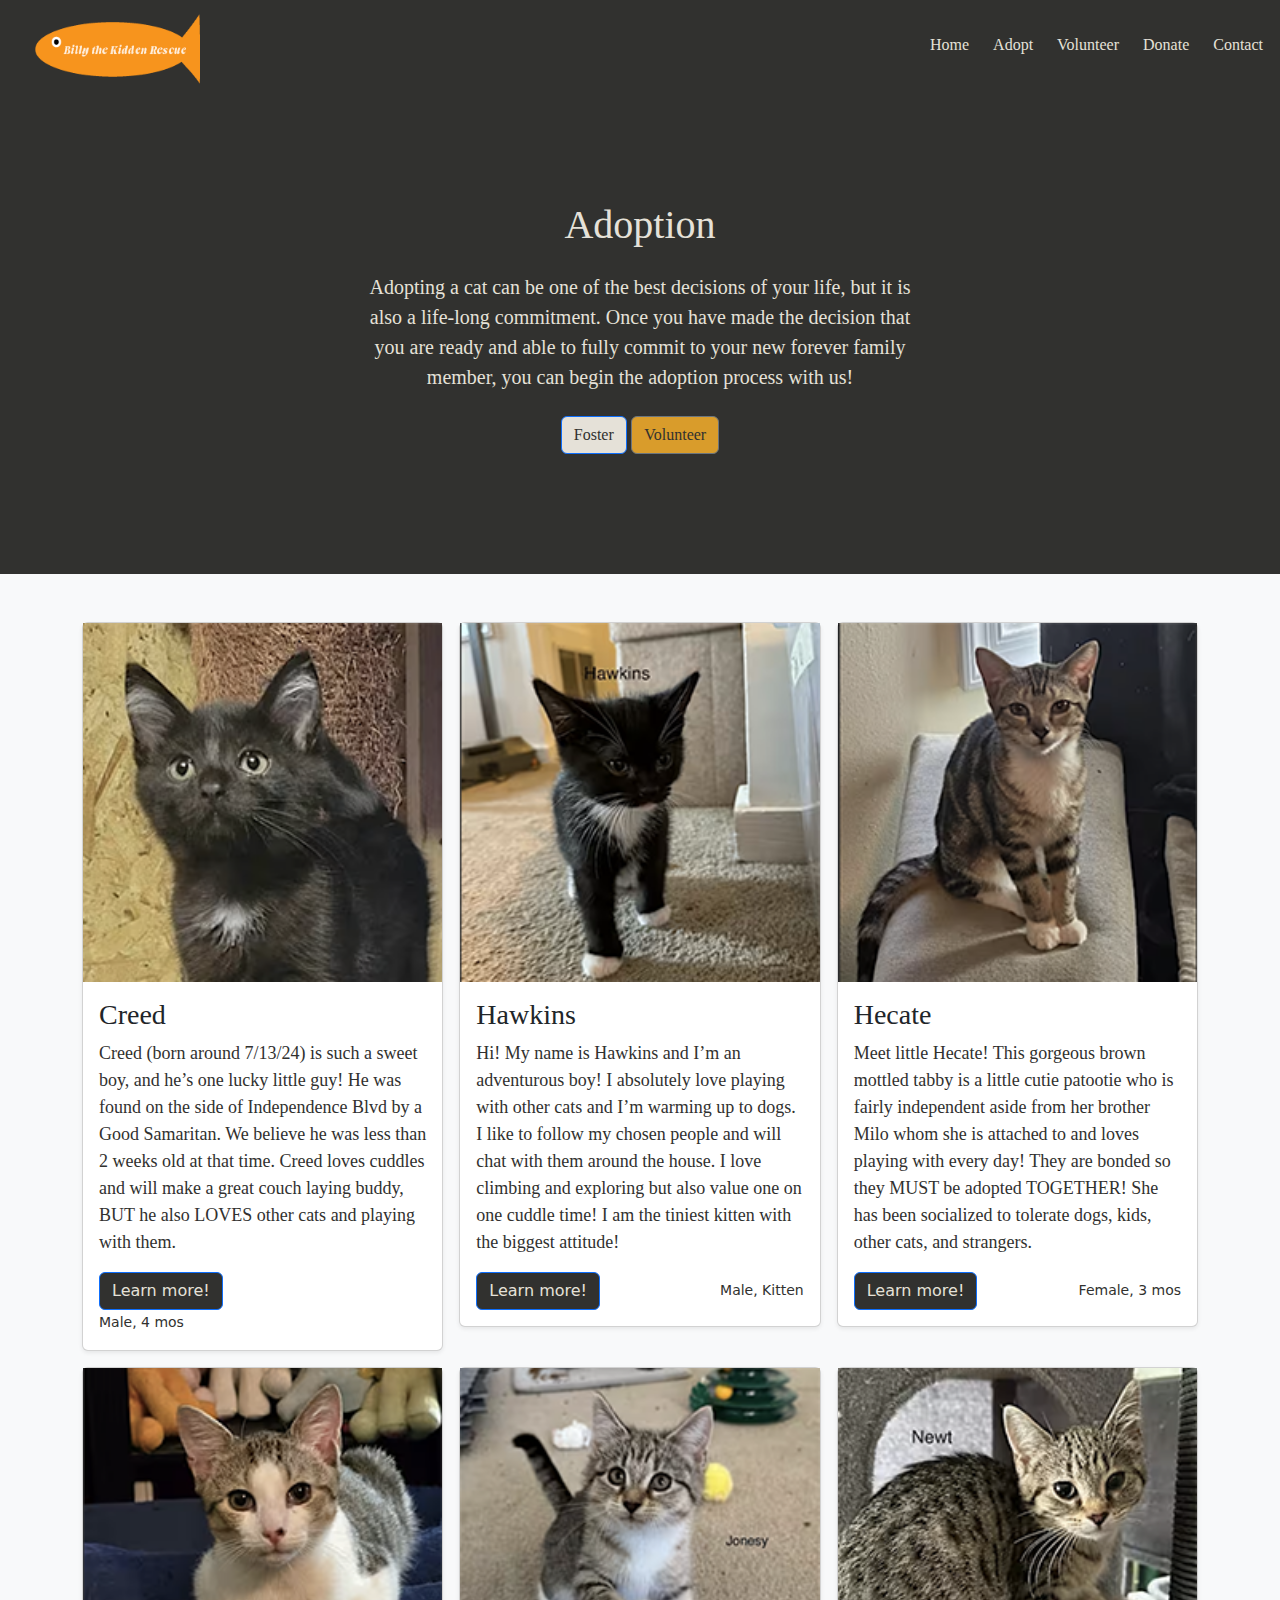
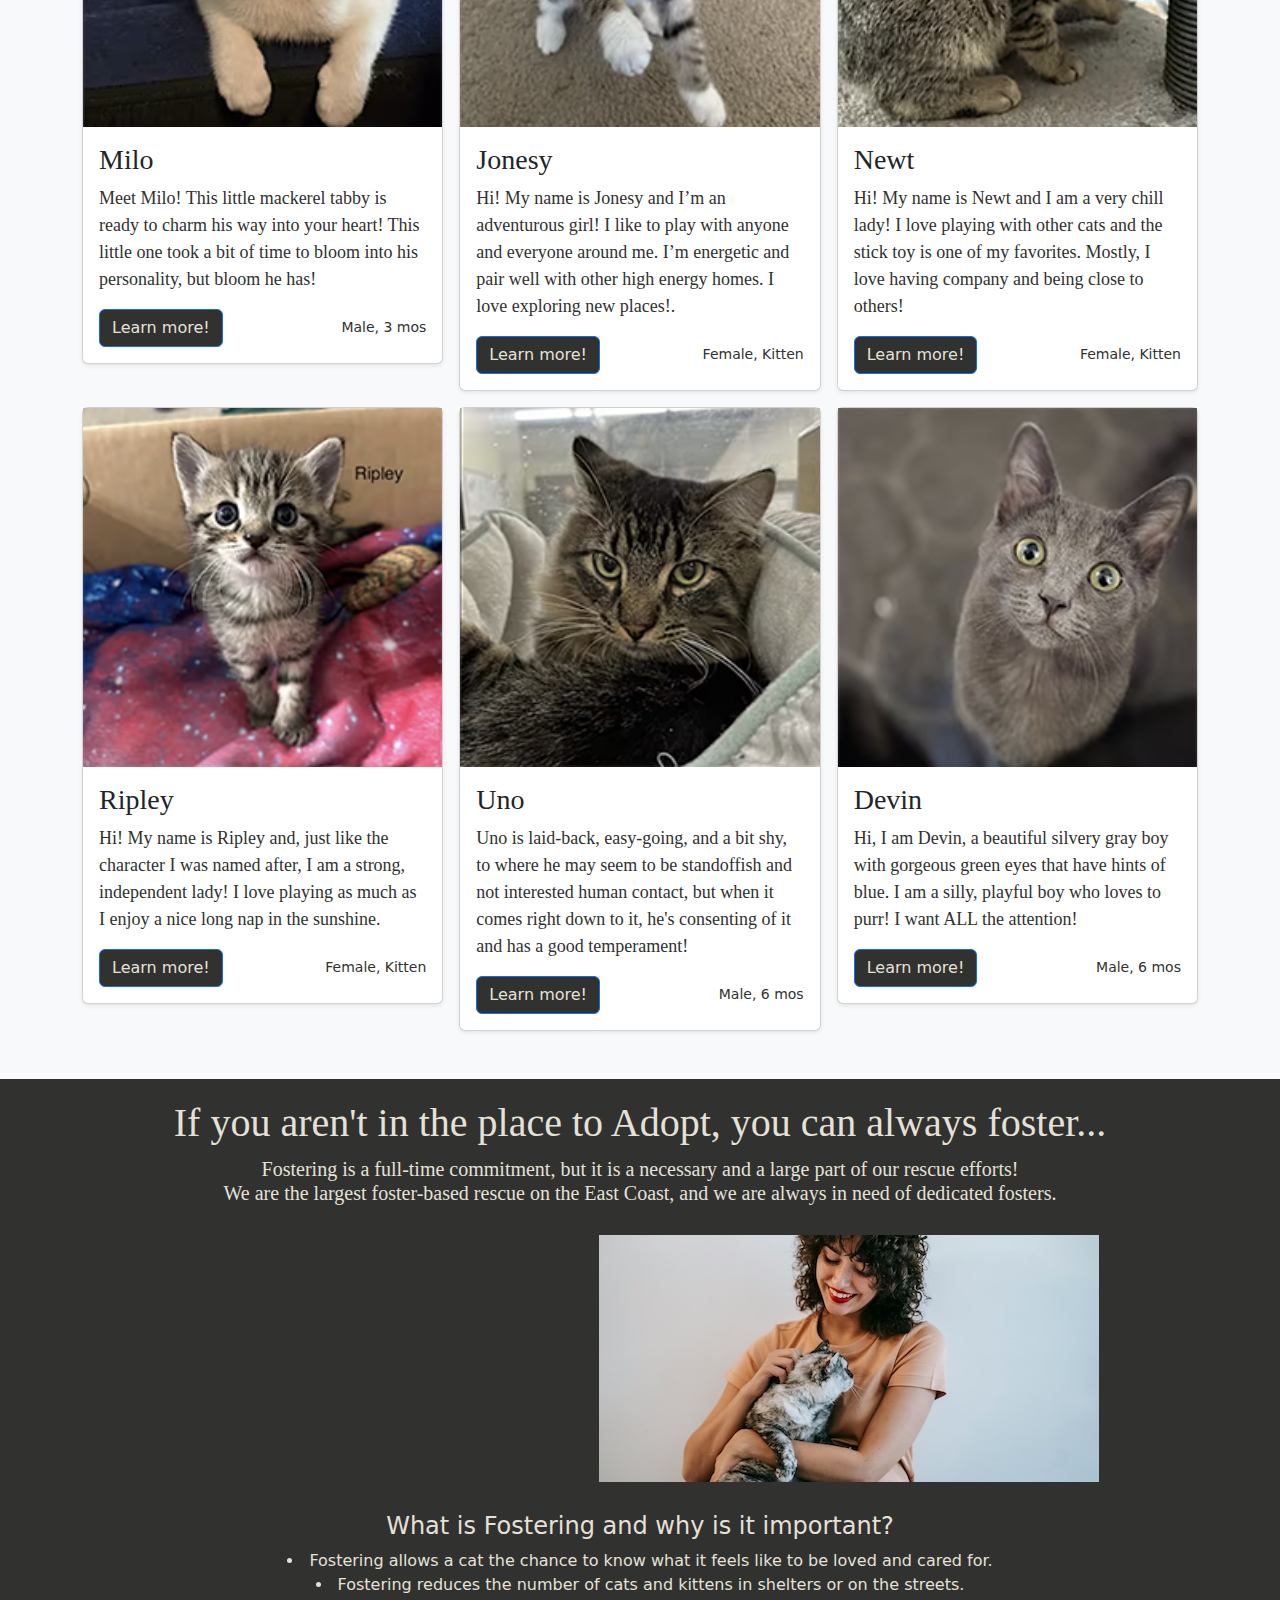
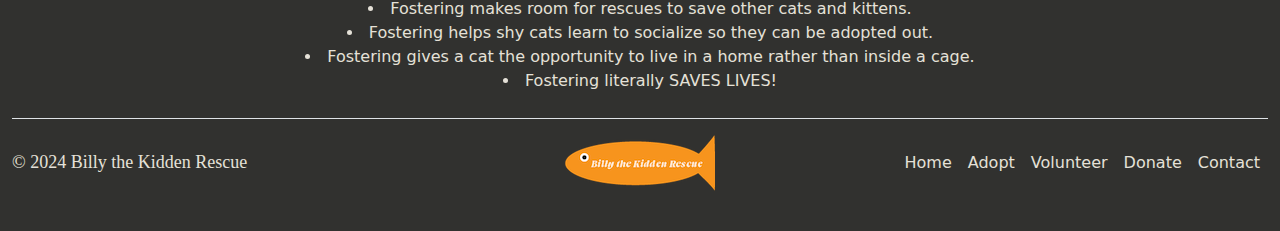
<file: about.html>
<!doctype html>
<html lang="en">
  <head>
    <meta charset="utf-8">
    <meta name="viewport" content="width=device-width, initial-scale=1">
    <meta name="description" content="Adopting at Billy the Kidden Rescue">
    <meta name="author" content="Elizabeth Taddeo">
    <title>Adopt | BTKR</title>
    <link rel="icon" type="image/x-icon" href="assets/cat.png">
    <!-- LOAD BOOTSTRAP CSS - DO NOT DELETE -->
    <link href="https://cdn.jsdelivr.net/npm/bootstrap@5.3.3/dist/css/bootstrap.min.css" rel="stylesheet" integrity="sha384-QWTKZyjpPEjISv5WaRU9OFeRpok6YctnYmDr5pNlyT2bRjXh0JMhjY6hW+ALEwIH" crossorigin="anonymous">
    <!-- END LOADING BOOTSTRAP CSS -->

    
    <!-- Custom styles - add your own CSS to this stylesheet -->
    <link href="style.css" rel="stylesheet">
  </head>
  <body>
 

 <!--NAVIGATION!-->
  <div id="nav">
          <nav class="navbar bg-body-tertiary">
          <a class="navbar-brand" href="index.html">
            <div class="image-container">
               <!-- Static image -->
            <img src="images/catlogo1.png" alt="Logo" width="165" height="70" class="d-inline-block align-text-top image1">
            <!-- Hover image (gif) -->
            <img src="images/catlogo2.png" alt="Logo" class="d-inline-block align-text-top image2">
          </div> <!--IMAGES CSS-->
          </a>
        <ul class="nav justify-content-end">
        <li class="nav-item">
          <a class="nav-link active" aria-current="page" href="index.html">Home</a>
        </li>
        <li class="nav-item">
          <a class="nav-link" href="about.html">Adopt</a>
        </li>
         <li class="nav-item">
          <a class="nav-link" href="volunteer.html">Volunteer</a>
        </li>
        <li class="nav-item">
          <a class="nav-link" href="donate.html">Donate</a>
        </li>
         <li class="nav-item">
          <a class="nav-link" href="contact.html">Contact</a>
        </li>
      </ul>
      </nav>
</div><!--NAVCSS!-->

<main>

  <section class="py-5 text-center container">
    <div class="row py-lg-5">
      <div class="col-lg-6 col-md-8 mx-auto">
        <h2 class="fw-light">Adoption</h2>
        <p class="lead text-body-secondary">Adopting a cat can be one of the best decisions of your life, but it is also a life-long commitment. Once you have made the decision that you are ready and able to fully commit to your new forever family member, you can begin the adoption process with us!</p>
        <p>
          <a href="#section1" class="btn btn-primary my-2">Foster</a>
          <a href="volunteer.html" class="btn btn-secondary my-2">Volunteer</a>
        </p>
      </div>
    </div>
  </section>

<!--section that keeps getting errors but modal won't function:(-->
  <div class="album py-5 bg-body-tertiary"> 
  <div class="container"> 
    <div class="row row-cols-1 row-cols-sm-2 row-cols-md-3 g-3"> 
      <div class="col"> 
        <div class="card shadow-sm"> 
            <img src="images/creed.png" alt="a black incredibly cute domestic shorthair">
             <div class="card-body"> 
              <h3>Creed</h3>
              <p class="card-text" id="creed">Creed (born around 7/13/24) is such a sweet boy, and he’s one lucky little guy! He was found on the side of Independence Blvd by a Good Samaritan. We believe he was less than 2 weeks old at that time. Creed loves cuddles and will make a great couch laying buddy, BUT he also LOVES other cats and playing with them.</p>
              <div class="d-flex justify-content-between align-items-center"> 
               
               <!-- Button trigger modal -->
                    <button type="button" class="btn btn-primary" data-bs-toggle="modal" data-bs-target="#exampleModal">
                      Learn more!
                    </button>

                    <!-- Modal -->
                    <div class="modal fade" id="exampleModal" tabindex="-1" aria-hidden="true">
                      <div class="modal-dialog">
                        <div class="modal-content">
                          <div class="modal-header">
                            <h1 class="modal-title fs-5">Meet Creed</h1>
                            <button type="button" class="btn-close" data-bs-dismiss="modal" aria-label="Close"></button>
                          </div>
                          <div class="modal-body">
                          <img src="images/creed.png" alt="a black incredibly cute domestic shorthair" class="container-fluid" >
                          <p>The Catty Shack had a momma with babies the same age, and Momma Rue graciously took him in as her own baby and cared for him. Creed has grown up at the Shack, so he is used to other cats and he LOVES people.</p>
                          <p>The volunteers have enjoyed watching this little man grow and they’ll be so happy and sad when he leaves, but he deserves a great loving furever home! He’s currently eating Purina One kitten dry food and Fancy Feast gravy lovers wet food.</p>
                          </div>
                          <div class="modal-footer"> 
                          </div>
                        </div>
                      </div>
                    </div>
                  </div>
                <small class="text-body-secondary">Male, 4 mos</small>
              </div>
            </div>
          </div>
          <div class="col">
          <div class="card shadow-sm">
            <img src="images/hawk.png" alt="he tiniest kitten with paws that look like slippers">
            <div class="card-body">
                 <h3>Hawkins</h3>
              <p class="card-text">Hi! My name is Hawkins and I’m an adventurous boy! I absolutely love playing with other cats and I’m warming up to dogs. I like to follow my chosen people and will chat with them around the house. I love climbing and exploring but also value one on one cuddle time! I am the tiniest kitten with the biggest attitude!</p>
              <div class="d-flex justify-content-between align-items-center">
               
               <!-- Button trigger modal -->
                    <button type="button" class="btn btn-primary" data-bs-toggle="modal" data-bs-target="#exampleModal3">
                      Learn more!
                    </button>

                    <!-- Modal -->
                    <div class="modal fade" id="exampleModal3" tabindex="-1"  aria-hidden="true">
                      <div class="modal-dialog">
                        <div class="modal-content">
                          <div class="modal-header">
                            <h1 class="modal-title fs-5" >Meet Hawkins</h1>
                            <button type="button" class="btn-close" data-bs-dismiss="modal" aria-label="Close"></button>
                          </div>
                          <div class="modal-body">
                          <img src="images/hawk.png" alt="he tiniest kitten with paws that look like slippers" class="container-fluid" >
                          <p>He loves chasing after his favorite toys, climbing to new heights, and pouncing around the house as if he's in a never-ending game of hide-and-seek. After a day of playful adventures, Hawkins enjoys curling up in a warm lap for cuddles and a good nap. He’s the perfect mix of spunky and sweet.</p>
                          </div>
                          <div class="modal-footer">
                          
                          </div>
                        </div>
                      </div>
                    </div>
                <small class="text-body-secondary">Male, Kitten</small>
              </div>
            </div>
          </div>
        </div>

  
        <div class="col">
          <div class="card shadow-sm">
            <img src="images/hecate.png" alt="brown mottled tabby">
            <div class="card-body">
                 <h3>Hecate</h3>
              <p class="card-text">Meet little Hecate! This gorgeous brown mottled tabby is a little cutie patootie who is fairly independent aside from her brother Milo whom she is attached to and loves playing with every day! They are bonded so they MUST be adopted TOGETHER! She has been socialized to tolerate dogs, kids, other cats, and strangers.</p>
              <div class="d-flex justify-content-between align-items-center">
               
               <!-- Button trigger modal -->
                    <button type="button" class="btn btn-primary" data-bs-toggle="modal" data-bs-target="#exampleModal3">
                      Learn more!
                    </button>

                    <!-- Modal -->
                    <div class="modal fade" tabindex="-1"  aria-hidden="true">
                      <div class="modal-dialog">
                        <div class="modal-content">
                          <div class="modal-header">
                            <h1 class="modal-title fs-5" >Meet hecate</h1>
                            <button type="button" class="btn-close" data-bs-dismiss="modal" aria-label="Close"></button>
                          </div>
                          <div class="modal-body">
                          <img src="images/hecate.png" alt="brown mottled tabby">
                          <p>She's well behaved and doesn't typically instigate trouble or do much climbing outside of the designated cat climbing toys. And you don't hear much from her until she decides to complain, and when she does she has a lot to say! She's not a fan of car rides so she'll be singing to you the whole way, but hey, good for those sleepy drivers! She's gotten her kitten shots and is unfixed as she's not quite old enough yet. She’s bonded to her brother Hephaestus so she must go with him!</p>
                          </div>
                          <div class="modal-footer">

                          </div>
                        </div>
                      </div>
                    </div>
                <small class="text-body-secondary">Female, 3 mos</small>
              </div>
            </div>
          </div>
        </div>

        <div class="col">
          <div class="card shadow-sm">
            <img src="images/heph.png" alt="little mackerel tabby">
            <div class="card-body">
                 <h3>Milo</h3>
              <p class="card-text">Meet Milo! This little mackerel tabby is ready to charm his way into your heart! This little one took a bit of time to bloom into his personality, but bloom he has! </p>
              <div class="d-flex justify-content-between align-items-center">

                <!-- Button trigger modal -->
                    <button type="button" class="btn btn-primary" data-bs-toggle="modal" data-bs-target="#exampleModal4">
                      Learn more!
                    </button>

                    <!-- Modal -->
                    <div class="modal fade" id="exampleModal4" tabindex="-1"  aria-hidden="true">
                      <div class="modal-dialog">
                        <div class="modal-content">
                          <div class="modal-header">
                            <h1 class="modal-title fs-5" >Meet Creed</h1>
                            <button type="button" class="btn-close" data-bs-dismiss="modal" aria-label="Close"></button>
                          </div>
                          <div class="modal-body">
                          <img src="images/heph.png" alt="little mackerel tabby" class="container-fluid" >
                          <p>Especially with the help of his sister, Hecate - they are bonded so they MUST be adopted TOGETHER! He's come into his purr and he’s getting more chatty now, and he is very playful! Bonus: He’ll snuggle with you if he really likes you!</p>
                            <p>This little cutie loves to be on the beds or somewhere comfy for his nap times. But when play time comes this little goober loves to run and tackle and goes ham on the springs and fuzzy balls and mice! </p>
                          </div>
                          <div class="modal-footer">
                           
                          </div>
                        </div>
                      </div>
                    </div>

                <small class="text-body-secondary">Male, 3 mos</small>
              </div>
            </div>
          </div>
        </div>
        <div class="col">
          <div class="card shadow-sm">
            <img src="images/jone.png" alt="Domestic Shorthair">
            <div class="card-body">
                 <h3>Jonesy</h3>
              <p class="card-text">Hi! My name is Jonesy and I’m an adventurous girl! I like to play with anyone and everyone around me. I’m energetic and pair well with other high energy homes. I love exploring new places!.</p>
              <div class="d-flex justify-content-between align-items-center">
                
                <!-- Button trigger modal -->
                    <button type="button" class="btn btn-primary" data-bs-toggle="modal" data-bs-target="#exampleModal5">
                      Learn more!
                    </button>

                    <!-- Modal -->
                    <div class="modal fade" id="exampleModal5" tabindex="-1"  aria-hidden="true">
                      <div class="modal-dialog">
                        <div class="modal-content">
                          <div class="modal-header">
                            <h1 class="modal-title fs-5" id="exampleModalLabel">Meet Creed</h1>
                            <button type="button" class="btn-close" data-bs-dismiss="modal" aria-label="Close"></button>
                          </div>
                          <div class="modal-body">
                          <img src="images/jone.png" alt="Domestic Shorthair" class="container-fluid" >
                          <p>I’m great with other cats but I am still warming up to dogs. At the end of the day, I love a good cuddle and pets to wind down. With soft, fluffy fur and big, expressive eyes, she's an adorable mix of sass and sweetness. This little explorer loves to sneak into corners and pounce on anything that moves—especially if it’s a feather toy or a crinkly ball. She's full of spunk and can often be found climbing to new heights (or attempting to), showing off her inner acrobat. </p>
                          </div>
                          <div class="modal-footer">
                          
                          </div>
                        </div>
                      </div>
                    </div>

                <small class="text-body-secondary">Female, Kitten</small>
              </div>
            </div>
          </div>
        </div>
        <div class="col">
          <div class="card shadow-sm">
            <img src="images/newt.png" alt="Domestic Shorthair">
            <div class="card-body">
                 <h3>Newt</h3>
              <p class="card-text">Hi! My name is Newt and I am a very chill lady! I love playing with other cats and the stick toy is one of my favorites. Mostly, I love having company and being close to others!</p>
              <div class="d-flex justify-content-between align-items-center">
                
                <!-- Button trigger modal -->
                    <button type="button" class="btn btn-primary" data-bs-toggle="modal" data-bs-target="#exampleModal6">
                      Learn more!
                    </button>

                    <!-- Modal -->
                    <div class="modal fade" id="exampleModal6" tabindex="-1"  aria-hidden="true">
                      <div class="modal-dialog">
                        <div class="modal-content">
                          <div class="modal-header">
                            <h1 class="modal-title fs-5">Meet Creed</h1>
                            <button type="button" class="btn-close" data-bs-dismiss="modal" aria-label="Close"></button>
                          </div>
                          <div class="modal-body">
                          <img src="images/newt.png" alt="Domestic Shorthair" class="container-fluid" >
                          <p>While her playful side comes out now and then, Newt is the definition of a "chill" kitten. She’s the type of kitty who will happily lounge in a cozy corner, watching the world go by, content just to be in your presence. Her favorite activities include basking in sunbeams, curling up in the warmest spot in the house, and, of course, getting the occasional petting session.</p>
                          </div>
                          <div class="modal-footer">
                          
                          </div>
                        </div>
                      </div>
                    </div>

                <small class="text-body-secondary">Female, Kitten</small>
              </div>
            </div>
          </div>
        </div>

        <div class="col">
          <div class="card shadow-sm">
            <img src="images/ripley.png" alt="brown tabby">
            <div class="card-body">
                 <h3>Ripley</h3>
              <p class="card-text">Hi! My name is Ripley and, just like the character I was named after, I am a strong, independent lady! I love playing as much as I enjoy a nice long nap in the sunshine.</p>
              <div class="d-flex justify-content-between align-items-center">
               
               <!-- Button trigger modal -->
                    <button type="button" class="btn btn-primary" data-bs-toggle="modal" data-bs-target="#exampleModal7">
                      Learn more!
                    </button>

                    <!-- Modal -->
                    <div class="modal fade" tabindex="-1"  aria-hidden="true">
                      <div class="modal-dialog">
                        <div class="modal-content">
                          <div class="modal-header">
                            <h1 class="modal-title fs-5">Meet Creed</h1>
                            <button type="button" class="btn-close" data-bs-dismiss="modal" aria-label="Close"></button>
                          </div>
                          <div class="modal-body">
                          <img src="images/ripley.png" alt="brown tabby" class="container-fluid" >
                          <p>Ripley is a curious and fearless kitten with a heart full of adventure. With her striking coat and bright eyes, she’s always ready to dive into new experiences, whether it’s investigating every nook and cranny or chasing after anything that moves. Her playful spirit is infectious—if Ripley’s around, you’re guaranteed to be entertained by her daring antics and boundless energy.</p>
                          </div>
                          <div class="modal-footer">
                           
                          </div>
                        </div>
                      </div>
                    </div>

                <small class="text-body-secondary">Female, Kitten</small>
              </div>
            </div>
          </div>
        </div>
        <div class="col">
          <div class="card shadow-sm">
            <img src="images/uno.png" alt="domestic longhair">
            <div class="card-body">
                 <h3>Uno</h3>
              <p class="card-text">Uno is laid-back, easy-going, and a bit shy, to where he may seem to be standoffish and not interested human contact, but when it comes right down to it, he's consenting of it and has a good temperament!</p>
              <div class="d-flex justify-content-between align-items-center">
                
                <!-- Button trigger modal -->
                    <button type="button" class="btn btn-primary" data-bs-toggle="modal" data-bs-target="#exampleModal8">
                      Learn more!
                    </button>

                    <!-- Modal -->
                    <div class="modal fade" id="exampleModal8" tabindex="-1"  aria-hidden="true">
                      <div class="modal-dialog">
                        <div class="modal-content">
                          <div class="modal-header">
                            <h1 class="modal-title fs-5" >Meet Creed</h1>
                            <button type="button" class="btn-close" data-bs-dismiss="modal" aria-label="Close"></button>
                          </div>
                          <div class="modal-body">
                          <img src="images/uno.png" alt="domestic longhair" class="container-fluid" >
                          <p>He's okay with being pet, especially during breakfast time, and in return, he shows his appreciation with sweet soft purrs!</p>
                          <p>He enjoys playing in the cat tunnel, and he likes to chill in the cat tree or in the closet of his playroom. He doesn't resist being placed in a cat carrier and has been a champ during clinic visits. He loves to start his day with canned Fancy Feast for kittens mixed with dry Purina One +Plus healthy kitten formula, and he loves a Delectable or Gerber baby food as a treat!</p>
                          </div>
                          <div class="modal-footer">
                          
                          </div>
                        </div>
                      </div>
                    </div>

                <small class="text-body-secondary">Male, 6 mos</small>
              </div>
            </div>
          </div>
        </div>
         <div class="col">
          <div class="card shadow-sm">
            <img src="images/dev.png" alt="Gray Domestic Shorthair">
            <div class="card-body">
                 <h3>Devin</h3>
              <p class="card-text">Hi, I am Devin, a beautiful silvery gray boy with gorgeous green eyes that have hints of blue. I am a silly, playful boy who loves to purr! I want ALL the attention!</p>
              <div class="d-flex justify-content-between align-items-center">
               
               <!-- Button trigger modal -->
                    <button type="button" class="btn btn-primary" data-bs-toggle="modal" data-bs-target="#exampleModal9">
                      Learn more!
                    </button>

                    <!-- Modal -->
                    <div class="modal fade" id="exampleModal9" tabindex="-1"  aria-hidden="true">
                      <div class="modal-dialog">
                        <div class="modal-content">
                          <div class="modal-header">
                            <h1 class="modal-title fs-5">Meet Creed </h1>
                            <button type="button" class="btn-close" data-bs-dismiss="modal" aria-label="Close"></button>
                          </div>
                          <div class="modal-body">
                          <img src="images/dev.png" alt="Gray Domestic Shorthair" class="container-fluid" >
                          <p>I am 1 of 4 siblings that were rescued and started out at Animal Control but we were so little and still needed lots of care, so we were taken in by BTKR's amazing bottle feeders who took amazing care of us. When we were old enough we were moved to our new foster home, where we quickly found that there were even more amazing humans to love us along with lots of foster siblings to play with!</p>
                          <p>I love the laser pointer, wands, fuzzy balls, and the ball tower. I sure love that ball tower! My favorite things are laying in the warm sunshine, wrestling and playing with my sister, and chasing the laser pointer or wands. I am super playful with my siblings and other fosters. I love Fancy Feast Gravy and Purina One kitten dry food. I also love those Temptations treats, especially in the morning!</p>
                          </div>
                          <div class="modal-footer">
                           
                          </div>
                        </div>
                      </div>
                    </div>

                <small class="text-body-secondary">Male, 6 mos</small>
              </div>
            </div>
          </div>
        </div>

</main>

<div id="section1">
  <h2 class="text-center">If you aren't in the place to Adopt, you can always foster...</h2>
  <h3 class="text-center">Fostering is a full-time commitment, but it is a necessary and a large part of our rescue efforts!<br>We are the largest foster-based rescue on the East Coast, and we are always in need of dedicated fosters.</h3>

<img src="images/foster.jpg" alt="lady petting their foster cat" class="fosterpic">

  <h4 class="text-center">What is Fostering and why is it important?</h4>
<ul class="text-center">
<li>Fostering allows a cat the chance to know what it feels like to be loved and cared for.</li>

<li>Fostering reduces the number of cats and kittens in shelters or on the streets.</li>

<li>Fostering makes room for rescues to save other cats and kittens.</li>

<li>Fostering helps shy cats learn to socialize so they can be adopted out. </li>

<li>Fostering gives a cat the opportunity to live in a home rather than inside a cage.</li>

<li>Fostering literally SAVES LIVES!</li></ul>

</div>




<!--Footer-->
<div class="container-fluid">
  <footer class="d-flex flex-wrap justify-content-between align-items-center py-3 my-4 border-top">
    <p class="col-md-4 mb-0 text-body-secondary">&copy; 2024 Billy the Kidden Rescue</p>

    <a href="index.html" class="col-md-4 d-flex align-items-center justify-content-center mb-3 mb-md-0 me-md-auto link-body-emphasis text-decoration-none">
      <img src="images/foot.png" alt="cat logo">
    </a>

    <ul class="nav col-md-4 justify-content-end">
      <li class="nav-item"><a href="index.html" class="nav-link px-2 text-body-secondary">Home</a></li>
      <li class="nav-item"><a href="about.html" class="nav-link px-2 text-body-secondary">Adopt</a></li>
      <li class="nav-item"><a href="volunteer.html" class="nav-link px-2 text-body-secondary">Volunteer</a></li>
      <li class="nav-item"><a href="donate.html" class="nav-link px-2 text-body-secondary">Donate</a></li>
      <li class="nav-item"><a href="contact.html" class="nav-link px-2 text-body-secondary">Contact</a></li>
    </ul>
  </footer>
</div>



<!-- LOAD BOOTSTRAP JAVASCRIPT - DO NOT DELETE -->
<script src="https://cdn.jsdelivr.net/npm/bootstrap@5.3.3/dist/js/bootstrap.bundle.min.js" integrity="sha384-YvpcrYf0tY3lHB60NNkmXc5s9fDVZLESaAA55NDzOxhy9GkcIdslK1eN7N6jIeHz" crossorigin="anonymous"></script>
<!-- END LOADING BOOTSTRAP JAVASCRIPT -->

   </body>
   </html>
</file>
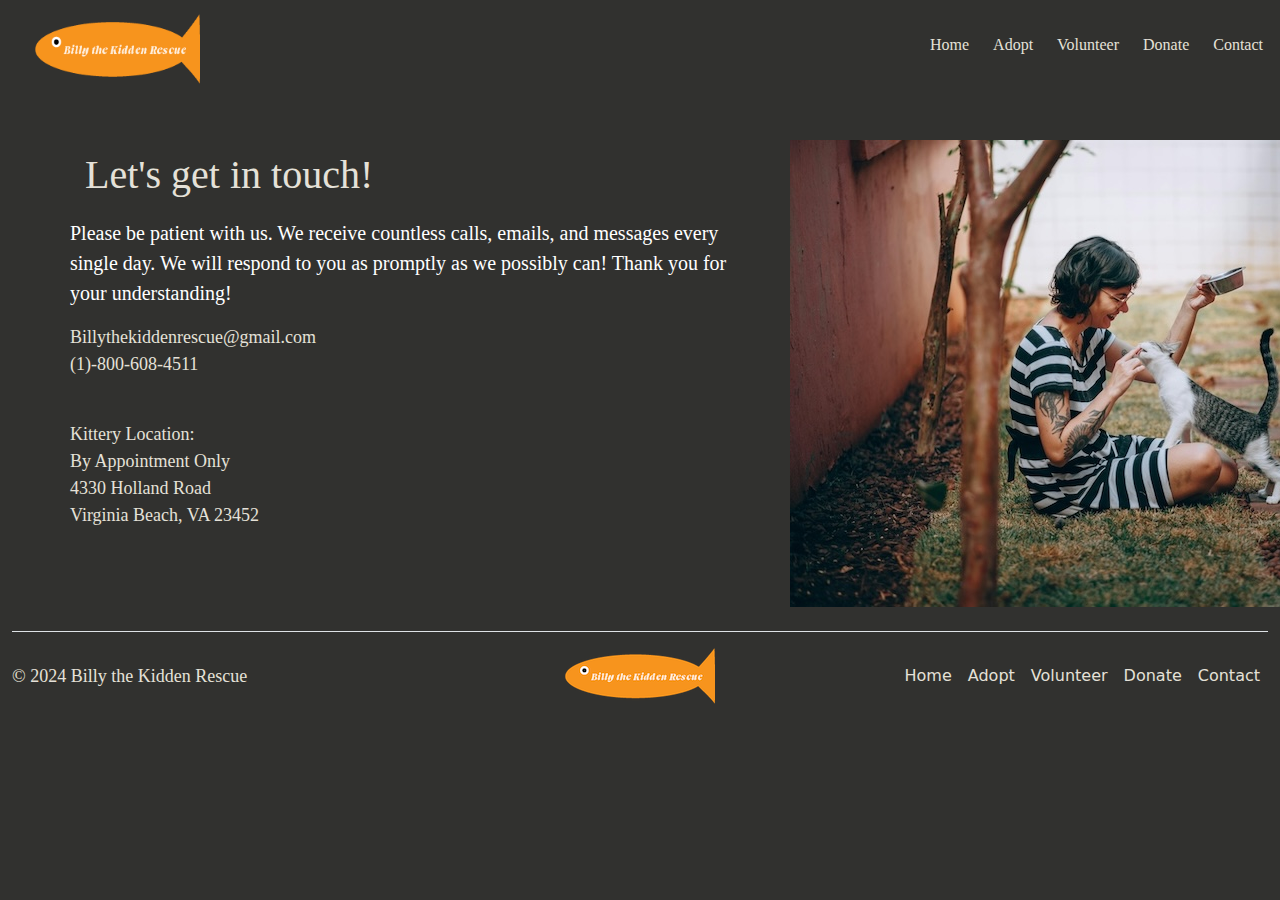
<file: contact.html>
<!doctype html>
<html lang="en">
  <head>
    <meta charset="utf-8">
    <meta name="viewport" content="width=device-width, initial-scale=1">
    <meta name="description" content="Billy the Kidden Rescue">
    <meta name="author" content="Elizabeth Taddeo">
    <title>Billy the Kidden Rescue</title>
    <link rel="icon" type="image/x-icon" href="assets/cat.png">

    <!-- LOAD BOOTSTRAP CSS - DO NOT DELETE -->
    <link href="https://cdn.jsdelivr.net/npm/bootstrap@5.3.3/dist/css/bootstrap.min.css" rel="stylesheet" integrity="sha384-QWTKZyjpPEjISv5WaRU9OFeRpok6YctnYmDr5pNlyT2bRjXh0JMhjY6hW+ALEwIH" crossorigin="anonymous">
    <!-- END LOADING BOOTSTRAP CSS -->

    
    <!-- Custom styles - add your own CSS to this stylesheet -->
    <link href="style.css" rel="stylesheet">
  </head>
  <body>

<!--NAVIGATION!-->
      <div id="nav">
          <nav class="navbar bg-body-tertiary">
          <a class="navbar-brand" href="index.html">
             <div class="image-container">
               <!-- Static image -->
            <img src="images/catlogo1.png" alt="Logo" width="165" height="70" class="d-inline-block align-text-top image1">
            <!-- Hover image (gif) -->
            <img src="images/catlogo2.png" alt="Logo" class="d-inline-block align-text-top image2">
          </div> <!--IMAGES CSS-->
          </a>
        <ul class="nav justify-content-end">
        <li class="nav-item">
          <a class="nav-link active" aria-current="page" href="index.html">Home</a>
        </li>
        <li class="nav-item">
          <a class="nav-link" href="about.html">Adopt</a>
        </li>
         <li class="nav-item">
          <a class="nav-link" href="volunteer.html">Volunteer</a>
        </li>
        <li class="nav-item">
          <a class="nav-link" href="donate.html">Donate</a>
        </li>
         <li class="nav-item">
          <a class="nav-link" href="contact.html">Contact</a>
        </li>
      </ul>
      </nav>
    </div>


<div class="feature">
    <div class="row featurette">
      <div class="col-md-7">
        <h2 class="featurette-heading fw-normal lh-1">Let's get in touch! <span class="text-body-secondary"></span></h2>
        <p class="lead">Please be patient with us. We receive countless calls, emails, and messages every single day. We will respond to you as promptly as we possibly can! Thank you for your understanding!</p>
       <p>Billythekiddenrescue@gmail.com <br> (1)-800-608-4511<br></p>
          <p>
          <br>Kittery Location:
          <br>By Appointment Only
          <br>4330 Holland Road
          <br>Virginia Beach, VA 23452</p>
          
      </div>
      <div class="col-md-5">
        <img src="images/cont.jpg" id="cphoto" alt="cat with women">
    </div>
    </div>
  </div>


 <!--Footer-->
<div class="container-fluid">
  <footer class="d-flex flex-wrap justify-content-between align-items-center py-3 my-4 border-top">
    <p class="col-md-4 mb-0 text-body-secondary">&copy; 2024 Billy the Kidden Rescue</p>

    <a href="index.html" class="col-md-4 d-flex align-items-center justify-content-center mb-3 mb-md-0 me-md-auto link-body-emphasis text-decoration-none">
      <img src="images/foot.png" alt="cat logo">
    </a>

    <ul class="nav col-md-4 justify-content-end">
      <li class="nav-item"><a href="index.html" class="nav-link px-2 text-body-secondary">Home</a></li>
      <li class="nav-item"><a href="about.html" class="nav-link px-2 text-body-secondary">Adopt</a></li>
      <li class="nav-item"><a href="volunteer.html" class="nav-link px-2 text-body-secondary">Volunteer</a></li>
      <li class="nav-item"><a href="donate.html" class="nav-link px-2 text-body-secondary">Donate</a></li>
      <li class="nav-item"><a href="contact.html" class="nav-link px-2 text-body-secondary">Contact</a></li>
    </ul>
  </footer>
</div>


<!-- LOAD BOOTSTRAP JAVASCRIPT - DO NOT DELETE -->
<script src="https://cdn.jsdelivr.net/npm/bootstrap@5.3.3/dist/js/bootstrap.bundle.min.js" integrity="sha384-YvpcrYf0tY3lHB60NNkmXc5s9fDVZLESaAA55NDzOxhy9GkcIdslK1eN7N6jIeHz" crossorigin="anonymous"></script>
<!-- END LOADING BOOTSTRAP JAVASCRIPT -->
      
  </body>
</html>
</file>
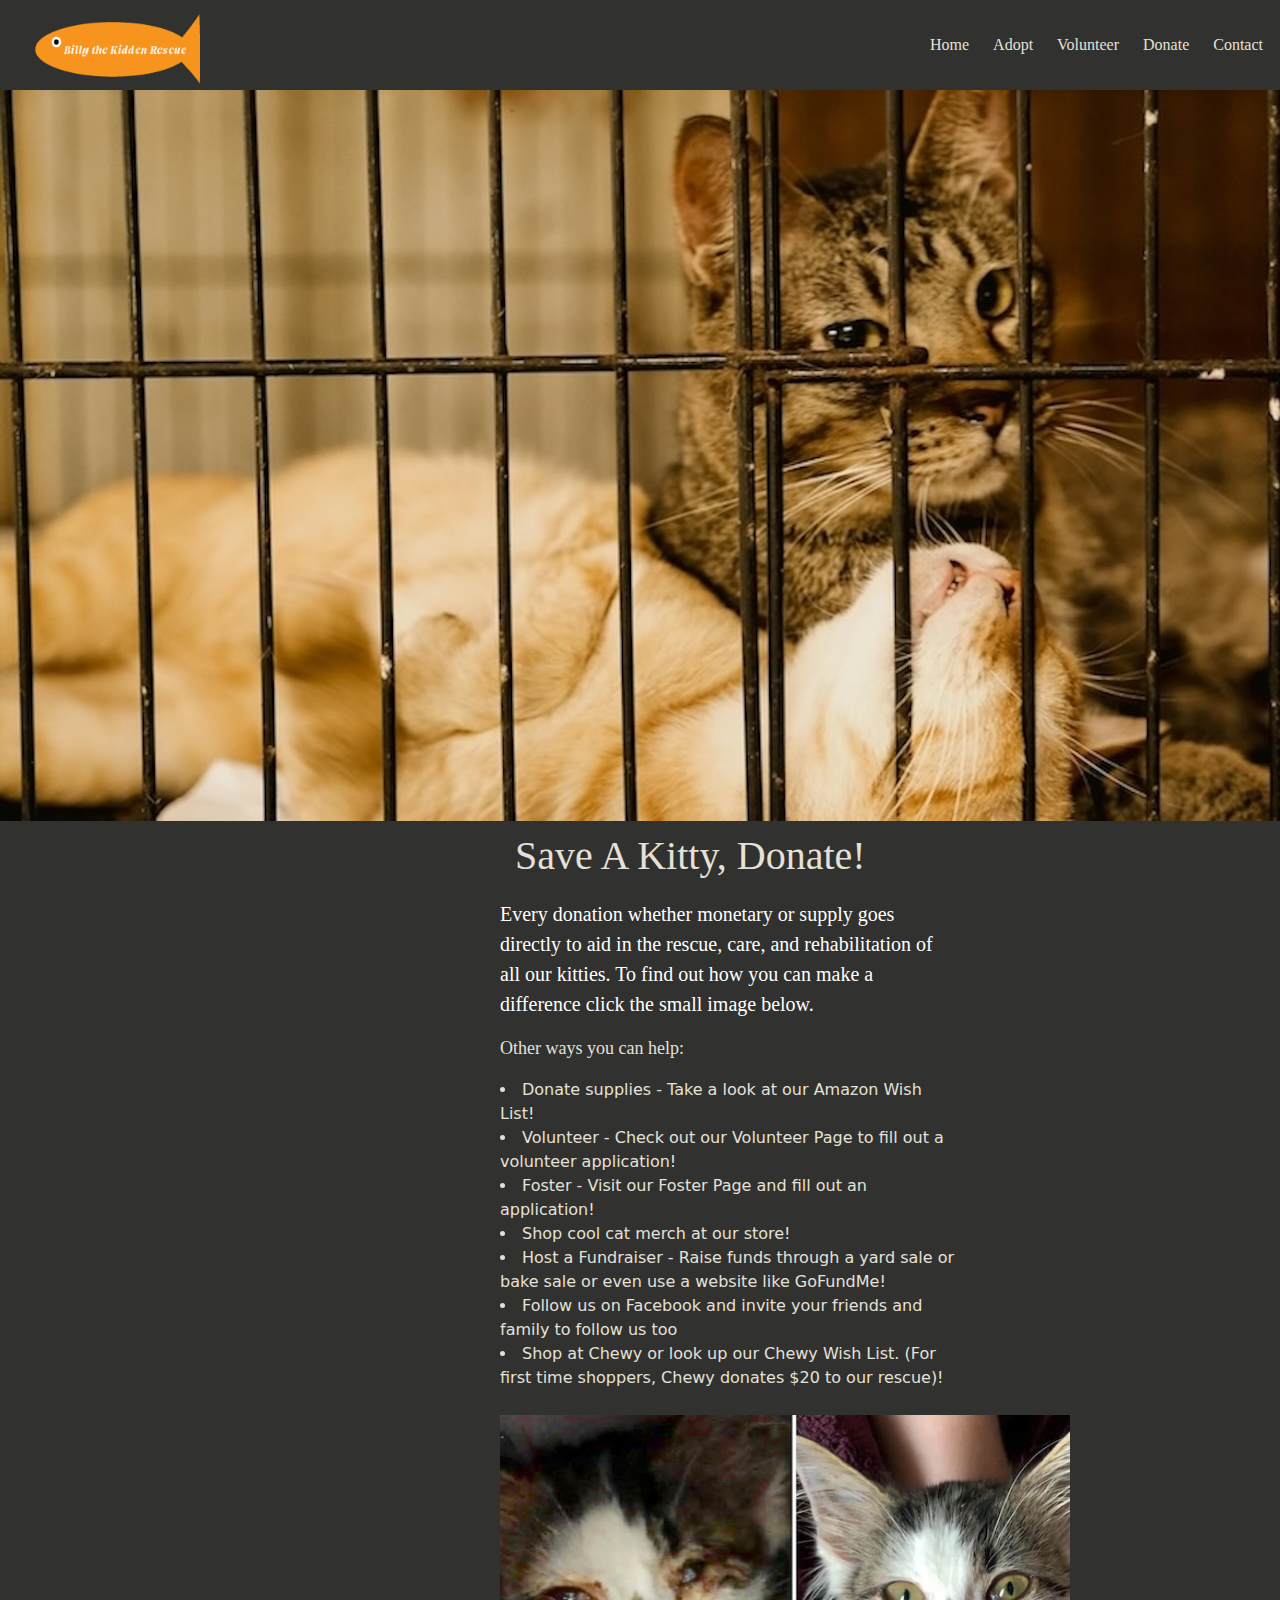
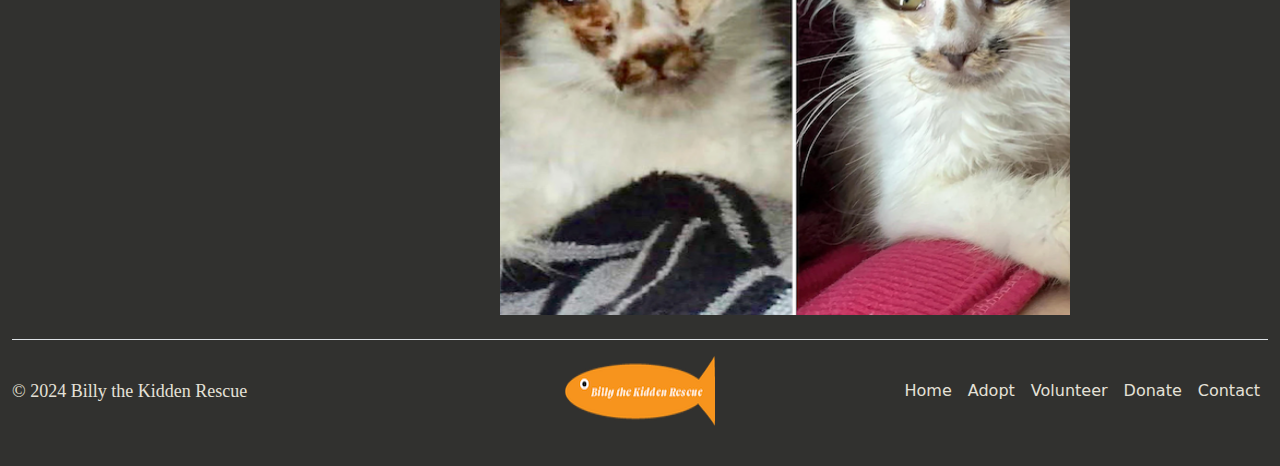
<file: donate.html>
<!doctype html>
<html lang="en">
  <head>
    <meta charset="utf-8">
    <meta name="viewport" content="width=device-width, initial-scale=1">
    <meta name="description" content="Billy the Kidden Rescue">
    <meta name="author" content="Elizabeth Taddeo">
    <title>Billy the Kidden Rescue</title>
    <link rel="icon" type="image/x-icon" href="assets/cat.png">

    <!-- LOAD BOOTSTRAP CSS - DO NOT DELETE -->
    <link href="https://cdn.jsdelivr.net/npm/bootstrap@5.3.3/dist/css/bootstrap.min.css" rel="stylesheet" integrity="sha384-QWTKZyjpPEjISv5WaRU9OFeRpok6YctnYmDr5pNlyT2bRjXh0JMhjY6hW+ALEwIH" crossorigin="anonymous">
    <!-- END LOADING BOOTSTRAP CSS -->

    
    <!-- Custom styles - add your own CSS to this stylesheet -->
    <link href="style.css" rel="stylesheet">
  </head>
  <body>

<!--NAVIGATION!-->
  <div id="nav">
          <nav class="navbar bg-body-tertiary">
          <a class="navbar-brand" href="index.html">
            <div class="image-container">
               <!-- Static image -->
            <img src="images/catlogo1.png" alt="Logo" width="165" height="70" class="d-inline-block align-text-top image1">
            <!-- Hover image (gif) -->
            <img src="images/catlogo2.png" alt="Logo" class="d-inline-block align-text-top image2">
          </div> <!--IMAGES CSS-->
          </a>
        <ul class="nav justify-content-end">
        <li class="nav-item">
          <a class="nav-link active" aria-current="page" href="index.html">Home</a>
        </li>
        <li class="nav-item">
          <a class="nav-link" href="about.html">Adopt</a>
        </li>
         <li class="nav-item">
          <a class="nav-link" href="volunteer.html">Volunteer</a>
        </li>
        <li class="nav-item">
          <a class="nav-link" href="donate.html">Donate</a>
        </li>
         <li class="nav-item">
          <a class="nav-link" href="contact.html">Contact</a>
        </li>
      </ul>
      </nav>
</div><!--NAVCSS!-->

<img src="images/don.jpg" alt="cats in a cage">

 <div id="section3">
      <div class="col-md-7">
        <h2 class="featurette-heading fw-normal lh-1">Save A Kitty, ﻿﻿Donate! <span class="text-body-secondary"></span></h2>
        <p class="lead">Every donation whether monetary or supply goes directly to aid in the rescue, care, and rehabilitation of all our kitties. To find out how you can make a difference click the small image below.</p>
        <p>Other ways you can help:</p>
<ul>
<li> Donate supplies - Take a look at our Amazon Wish List!</li>
<li> Volunteer - Check out our Volunteer Page to fill out a volunteer application!</li>
<li> Foster - Visit our Foster Page and fill out an application!</li>
<li> Shop cool cat merch at our store! </li>
<li> Host a Fundraiser - Raise funds through a yard sale or bake sale or even use a website like GoFundMe!</li>
<li> Follow us on Facebook and invite your friends and family to follow us too</li>
<li> Shop at Chewy or look up our Chewy Wish List. (For first time shoppers, Chewy donates $20 to our rescue)! </li>
</ul>

</div>
</div>

      <div class="col-md-5">
        <img src="images/don2.png" alt="sick cat gets better" width="570" height="500" id="donatepic">
      </div>
    

<!--Footer-->
<div class="container-fluid">
  <footer class="d-flex flex-wrap justify-content-between align-items-center py-3 my-4 border-top">
    <p class="col-md-4 mb-0 text-body-secondary">&copy; 2024 Billy the Kidden Rescue</p>

    <a href="index.html" class="col-md-4 d-flex align-items-center justify-content-center mb-3 mb-md-0 me-md-auto link-body-emphasis text-decoration-none">
      <img src="images/foot.png" alt="cat logo" width="150" height="70">
    </a>

    <ul class="nav col-md-4 justify-content-end">
      <li class="nav-item"><a href="index.html" class="nav-link px-2 text-body-secondary">Home</a></li>
      <li class="nav-item"><a href="about.html" class="nav-link px-2 text-body-secondary">Adopt</a></li>
      <li class="nav-item"><a href="volunteer.html" class="nav-link px-2 text-body-secondary">Volunteer</a></li>
      <li class="nav-item"><a href="donate.html" class="nav-link px-2 text-body-secondary">Donate</a></li>
      <li class="nav-item"><a href="contact.html" class="nav-link px-2 text-body-secondary">Contact</a></li>
    </ul>
  </footer>
</div>



<!-- LOAD BOOTSTRAP JAVASCRIPT - DO NOT DELETE -->
<script src="https://cdn.jsdelivr.net/npm/bootstrap@5.3.3/dist/js/bootstrap.bundle.min.js" integrity="sha384-YvpcrYf0tY3lHB60NNkmXc5s9fDVZLESaAA55NDzOxhy9GkcIdslK1eN7N6jIeHz" crossorigin="anonymous"></script>
<!-- END LOADING BOOTSTRAP JAVASCRIPT -->
      
  </body>
</html>
</file>
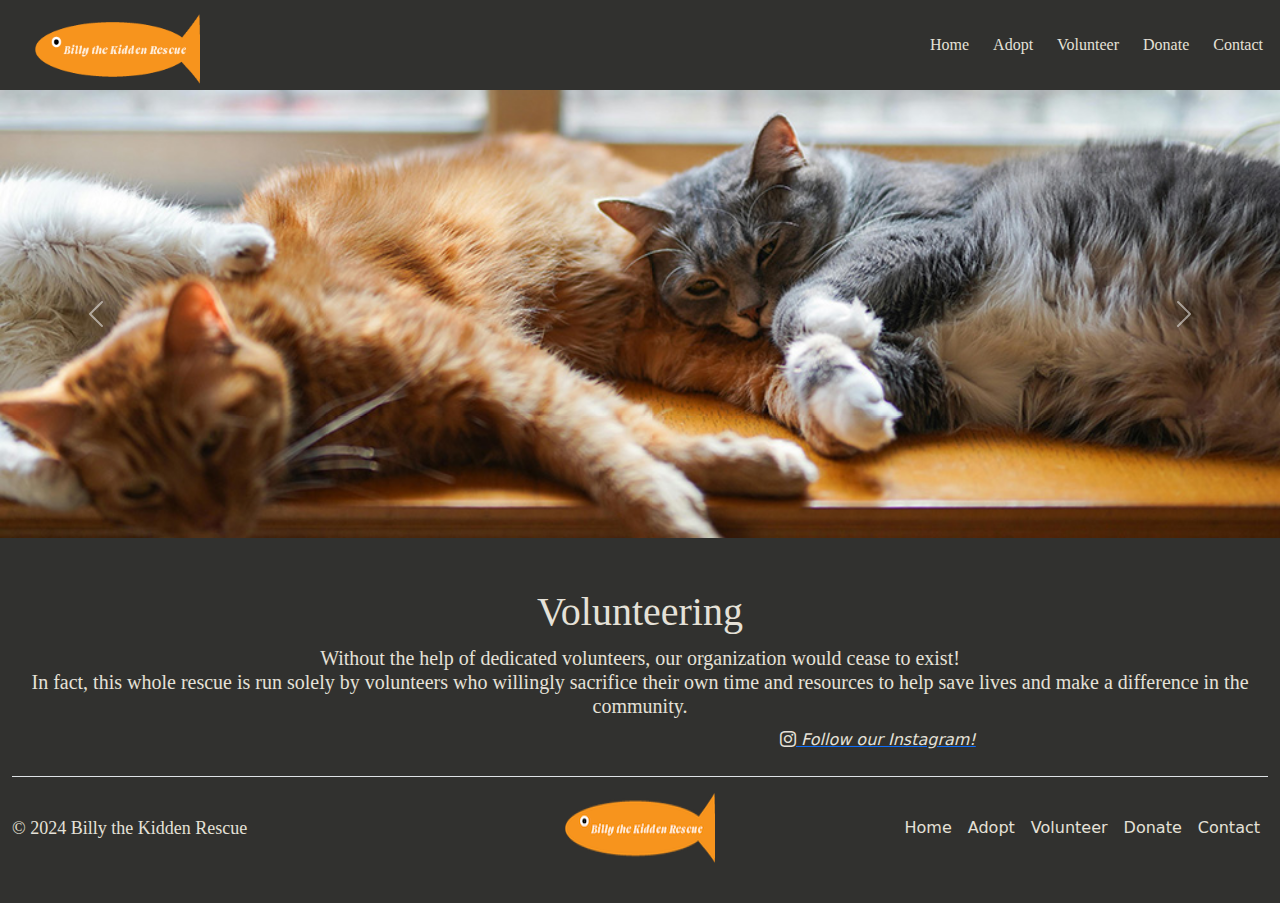
<file: volunteer.html>
<!doctype html>
<html lang="en">
  <head>
    <meta charset="utf-8">
    <meta name="viewport" content="width=device-width, initial-scale=1">
    <meta name="description" content="Billy the Kidden Rescue">
    <meta name="author" content="Elizabeth Taddeo">
    <title>Billy the Kidden Rescue</title>
    <link rel="icon" type="image/x-icon" href="assets/cat.png">
    <link rel="stylesheet" href="https://cdn.jsdelivr.net/npm/bootstrap-icons@1.10.2/font/bootstrap-icons.css">

    <!-- LOAD BOOTSTRAP CSS - DO NOT DELETE -->
    <link href="https://cdn.jsdelivr.net/npm/bootstrap@5.3.3/dist/css/bootstrap.min.css" rel="stylesheet" integrity="sha384-QWTKZyjpPEjISv5WaRU9OFeRpok6YctnYmDr5pNlyT2bRjXh0JMhjY6hW+ALEwIH" crossorigin="anonymous">
    <!-- END LOADING BOOTSTRAP CSS -->

    
    <!-- Custom styles - add your own CSS to this stylesheet -->
    <link href="style.css" rel="stylesheet">
  </head>
  <body>

<!--NAVIGATION!-->

<div id="nav">
          <nav class="navbar bg-body-tertiary">
          <a class="navbar-brand" href="index.html">
            <div class="image-container">
               <!-- Static image -->
            <img src="images/catlogo1.png" alt="Logo" width="165" height="70" class="d-inline-block align-text-top image1">
            <!-- Hover image (gif) -->
            <img src="images/catlogo2.png" alt="Logo" class="d-inline-block align-text-top image2">
          </div> <!--IMAGES CSS-->
          </a>
        <ul class="nav justify-content-end">
        <li class="nav-item">
          <a class="nav-link active" aria-current="page" href="index.html">Home</a>
        </li>
        <li class="nav-item">
          <a class="nav-link" href="about.html">Adopt</a>
        </li>
         <li class="nav-item">
          <a class="nav-link" href="volunteer.html">Volunteer</a>
        </li>
        <li class="nav-item">
          <a class="nav-link" href="donate.html">Donate</a>
        </li>
         <li class="nav-item">
          <a class="nav-link" href="contact.html">Contact</a>
        </li>
      </ul>
      </nav>
</div><!--NAVCSS!-->

<div id="carouselExampleFade" class="carousel slide carousel-fade">
  <div class="carousel-inner">
    <div class="carousel-item active">
      <img src="images/car1.jpg" class="d-block w-100" alt="cats cuddling">
    </div>
    <div class="carousel-item">
      <img src="images/car2.jpg" class="d-block w-100" alt="cat playing with toy">
    </div>
    <div class="carousel-item">
      <img src="images/car3.jpg" class="d-block w-100" alt="cats laying together">
    </div>
  </div>
  <button class="carousel-control-prev" type="button" data-bs-target="#carouselExampleFade" data-bs-slide="prev">
    <span class="carousel-control-prev-icon" aria-hidden="true"></span>
    <span class="visually-hidden">Previous</span>
  </button>
  <button class="carousel-control-next" type="button" data-bs-target="#carouselExampleFade" data-bs-slide="next">
    <span class="carousel-control-next-icon" aria-hidden="true"></span>
    <span class="visually-hidden">Next</span>
  </button>
</div>

<div id="section2">
  <h2 class="text-center">Volunteering</h2>
  <h3 class="text-center">Without the help of dedicated volunteers, our organization would cease to exist! <br> In fact, this whole rescue is run solely by volunteers who willingly sacrifice their own time and resources to help save lives and make a difference in the community. </h3>

<a href="https://www.instagram.com/billythekiddenrescue/">
  <i class="bi bi-instagram"> Follow our Instagram!</i>
</a>

</div>
<!--Footer-->
<div class="container-fluid">
  <footer class="d-flex flex-wrap justify-content-between align-items-center py-3 my-4 border-top">
    <p class="col-md-4 mb-0 text-body-secondary">&copy; 2024 Billy the Kidden Rescue</p>

    <a href="index.html" class="col-md-4 d-flex align-items-center justify-content-center mb-3 mb-md-0 me-md-auto link-body-emphasis text-decoration-none">
      <img src="images/foot.png" alt="cat logo" width="150" height="70">
    </a>

    <ul class="nav col-md-4 justify-content-end">
      <li class="nav-item"><a href="index.html" class="nav-link px-2 text-body-secondary">Home</a></li>
      <li class="nav-item"><a href="about.html" class="nav-link px-2 text-body-secondary">Adopt</a></li>
      <li class="nav-item"><a href="volunteer.html" class="nav-link px-2 text-body-secondary">Volunteer</a></li>
      <li class="nav-item"><a href="donate.html" class="nav-link px-2 text-body-secondary">Donate</a></li>
      <li class="nav-item"><a href="contact.html" class="nav-link px-2 text-body-secondary">Contact</a></li>
    </ul>
  </footer>
</div>


<!-- LOAD BOOTSTRAP JAVASCRIPT - DO NOT DELETE -->
<script src="https://cdn.jsdelivr.net/npm/bootstrap@5.3.3/dist/js/bootstrap.bundle.min.js" integrity="sha384-YvpcrYf0tY3lHB60NNkmXc5s9fDVZLESaAA55NDzOxhy9GkcIdslK1eN7N6jIeHz" crossorigin="anonymous"></script>
<!-- END LOADING BOOTSTRAP JAVASCRIPT -->
      
  </body>
</html>
</file>
<file: style.css>
/* ADD YOUR CUSTOM CSS TO THIS FILE BELOW */

#hero{
	background-color: black;
	height: 600px;
}

#hero2{
  background-color: black;
}

#head{
	color: whitesmoke;
}

#nav .navbar {
  background-color: #31312F !important; 
  padding: 5px;
  font-family: "Crimson Pro", serif;
  font-size: 18px;
}

#nav .navbar-brand img {
	margin-left: 30px;
}

#catman{
margin-left:-5px;
}

.modalpic{
  height:470px;
  width:480px;
}

#myvideo{
  width:1740px;
  margin-left:-15px;
}

#section2{
  margin-top: 50px;
}

#section3{
  margin-left: 500px;
}


/* Logo GIF */
.image-container {
  position: relative;
  width: 165px;  
  height: 70px;  
}
.image-container .image1 {
  width: 100%;   
  height: 100%;  
  display: block;
  transition: opacity 0.3s ease-in-out;  
}
.image-container .image2 {
  width: 100%;    
  height: 140px;     
  display: block;
  position: absolute;
  top: -65px;
  left: 0;
  opacity: 0;    
  transition: opacity 0.3s ease-in-out;  
}
/* Show imag 2 when hovering */
.image-container:hover .image1 {
  opacity: 0;  
}
.image-container:hover .image2 {
  opacity: 1;  
}


/* navigation links */
.nav-link {
  text-decoration: none;
  color: #E5E1D8; 
  font-size: 16px;
  padding: 8px 12px;
  display: inline-block;
  transition: color 0.3s ease;
}
.nav-link:hover {
  color: #D99C2B; 
}


.lead{
	color: white;
}

.feature{
	margin-top: 50px;
	margin-left: 70px;
}

.card-text{
  color: #31312F;
}

.modal-body p{
  color: #31312F;
}

#donatepic{
  margin-left:500px;
}


body{
	background-color: #31312F;
  overflow-x: hidden; /* help from chatgpt on this element */

}

h1{
	font-size: 60px;
	color: white;
	font-family: "Libre Baskerville", serif;
}

h2{
	font-family: "Libre Baskerville", serif;
	font-size: 40px;
	padding: 15px;
  color: #E5E1D8;
}

h3{
  font-family: "Libre Baskerville", serif;

}
h4{
  margin-top: 30px;
  color: #E5E1D8;
}

p{
	font-family: "Crimson Pro", serif;
	font-size: 18px;
  color:#E5E1D8
}

/*learn more button--modal*/
button.btn.btn-primary{
  background-color: #31312F ;
  color:#E5E1D8;
}

/*age and gender tag--modal*/
small.text-body-secondary{
  color: #31312F !important;
}

/*Foster button--Adopt*/
a.btn.btn-primary.my-2{
  background-color: #E5E1D8;
  color: #31312F;
}

/*Foster application--Adopt*/
button.btn.btn-primary.my-2{
   background-color: #E5E1D8;
  color: #31312F;
  margin-left: 799px; 
  padding: 10px;

}

/*Volunteer button--AQdopt*/
a.btn.btn-secondary.my-2{
  background-color: #D99C2B;
  color: #31312F;
}

button.btn.btn-secondary{
  background-color: #D99C2B ;
  color: #31312F;
}

button.btn.btn-dark{
  margin-left:-40px;
}

h2.text-center{
  margin-top: 20px;
  margin-bottom: 5px;
  padding:0px;
}

h3.text-center{
  color: #E5E1D8 ;
  margin-top: -25px;
  font-size: 20px;
  margin:10px;
}

.bi-instagram {
  color:#E5E1D8;
}

i.bi.bi-instagram{
  margin-left:780px;
}

footer {
  background-color:#31312F;
}

ul {
  list-style-position: inside; 
  padding-left: 0;
  color: #E5E1D8;  
  margin-bottom: 25px;      
}

.text-body-secondary {
  --bs-text-opacity: 1;
    color: #E5E1D8 !important;

}

img.fosterpic{
  text-align: center;
  margin-top: 20px;
  margin-left: 599px;
}

footer a:hover, footer .nav-link:hover {
  color: #D99C2B !important; 
}
</file>
